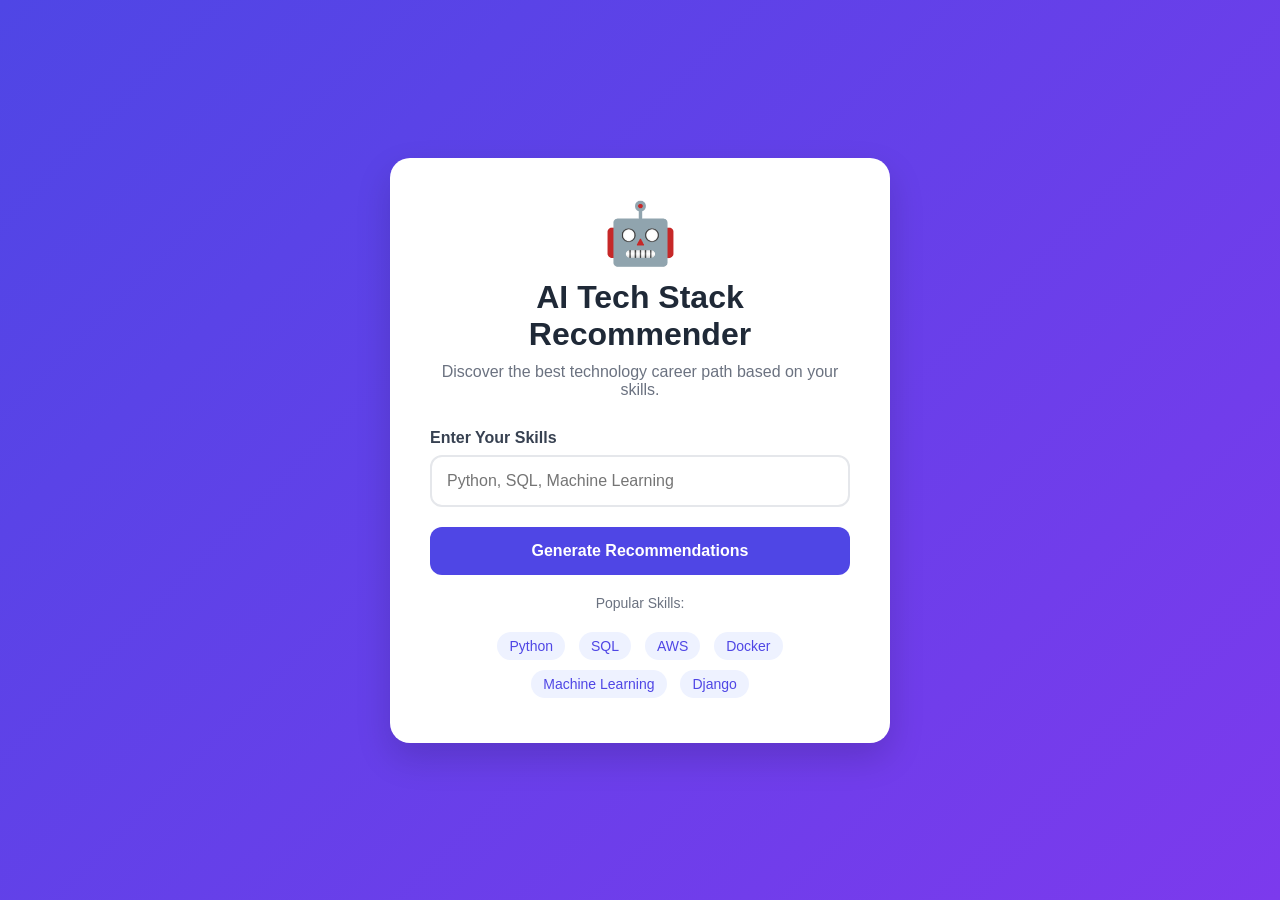
<file: templates/index.html>
<!DOCTYPE html>
<html lang="en">
<head>
<meta charset="UTF-8">
<meta name="viewport" content="width=device-width, initial-scale=1.0">
<title>AI Tech Stack Recommender</title>

<style>
*{
    margin:0;
    padding:0;
    box-sizing:border-box;
    font-family:'Segoe UI', Tahoma, Geneva, Verdana, sans-serif;
}

body{
    background: linear-gradient(135deg,#4f46e5,#7c3aed);
    min-height:100vh;
    display:flex;
    justify-content:center;
    align-items:center;
    padding:20px;
}

.container{
    background:#fff;
    width:100%;
    max-width:500px;
    padding:40px;
    border-radius:20px;
    box-shadow:0 15px 35px rgba(0,0,0,0.15);
}

.logo{
    text-align:center;
    font-size:60px;
    margin-bottom:10px;
}

h1{
    text-align:center;
    color:#1f2937;
    margin-bottom:10px;
}

.subtitle{
    text-align:center;
    color:#6b7280;
    margin-bottom:30px;
}

.form-group{
    margin-bottom:20px;
}

label{
    display:block;
    margin-bottom:8px;
    font-weight:600;
    color:#374151;
}

input{
    width:100%;
    padding:15px;
    border:2px solid #e5e7eb;
    border-radius:12px;
    font-size:16px;
    transition:.3s;
}

input:focus{
    outline:none;
    border-color:#4f46e5;
    box-shadow:0 0 10px rgba(79,70,229,.2);
}

button{
    width:100%;
    padding:15px;
    border:none;
    border-radius:12px;
    background:#4f46e5;
    color:white;
    font-size:16px;
    font-weight:600;
    cursor:pointer;
    transition:.3s;
}

button:hover{
    background:#4338ca;
    transform:translateY(-2px);
}

.skills{
    margin-top:20px;
    font-size:14px;
    color:#6b7280;
    text-align:center;
}

.skills span{
    display:inline-block;
    background:#eef2ff;
    color:#4f46e5;
    padding:6px 12px;
    border-radius:20px;
    margin:5px;
}
</style>

</head>
<body>

<div class="container">

    <div class="logo">🤖</div>

    <h1>AI Tech Stack Recommender</h1>

    <p class="subtitle">
        Discover the best technology career path based on your skills.
    </p>

    <form action="/recommend" method="POST">

        <div class="form-group">
            <label>Enter Your Skills</label>

            <input
                type="text"
                name="skills"
                placeholder="Python, SQL, Machine Learning"
                required>
        </div>

        <button type="submit">
            Generate Recommendations
        </button>

    </form>

    <div class="skills">
        Popular Skills:
        <br><br>
        <span>Python</span>
        <span>SQL</span>
        <span>AWS</span>
        <span>Docker</span>
        <span>Machine Learning</span>
        <span>Django</span>
    </div>

</div>

</body>
</html>
</file>
